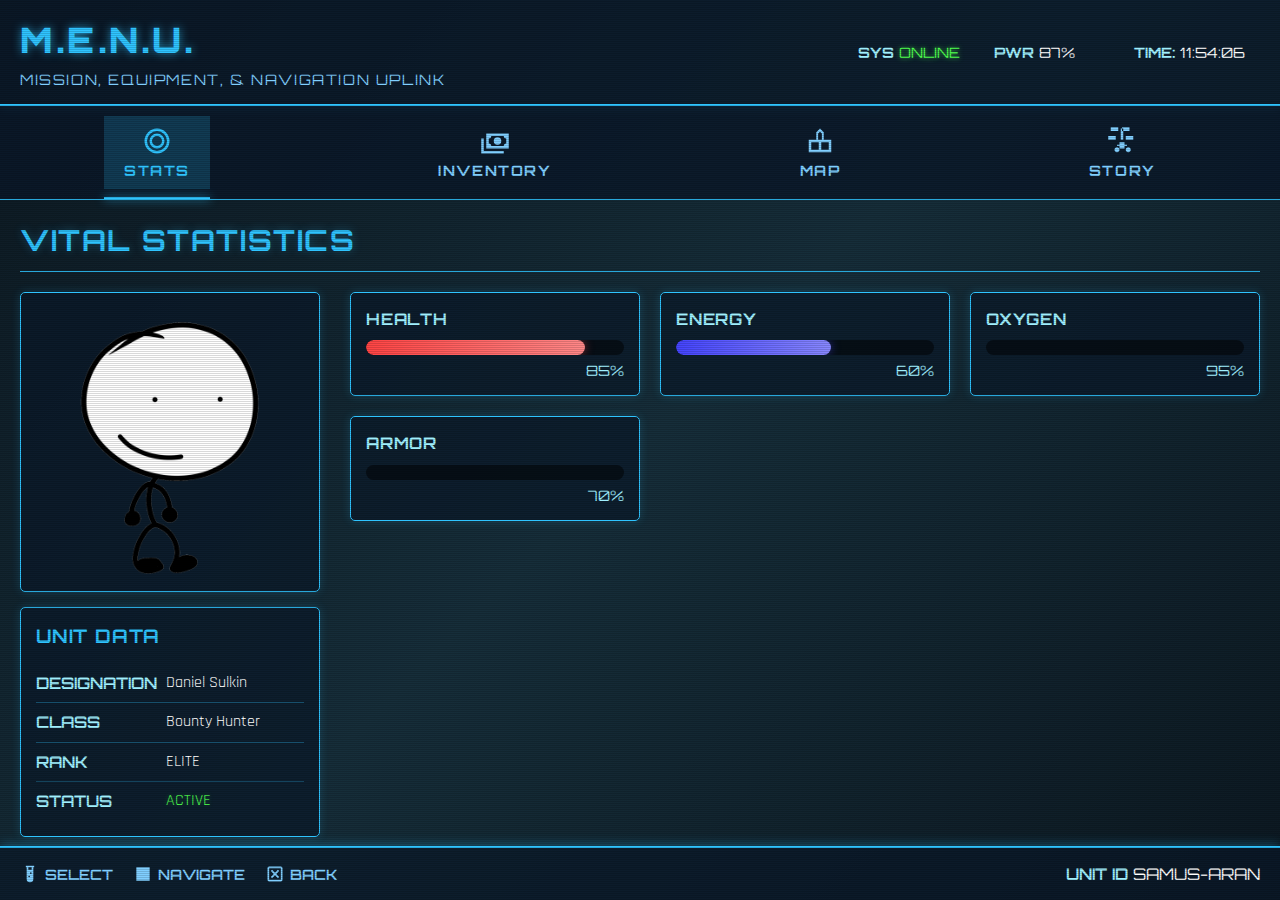
<file: index.html>
<!doctype html>
<html lang="en">
    <head>
        <meta charset="UTF-8" />
        <meta name="viewport" content="width=device-width, initial-scale=1.0" />
        <title>M.E.N.U. - Mission, Equipment, & Navigation Uplink</title>
        <link rel="stylesheet" href="styles.css" />
        <link
            href="https://fonts.googleapis.com/css2?family=Orbitron:wght@400;500;700;900&family=Rajdhani:wght@300;400;500;600;700&display=swap"
            rel="stylesheet"
        />
    </head>
    <body>
        <div class="menu-container">
            <header class="menu-header">
                <div class="menu-title">
                    <h1>M.E.N.U.</h1>
                    <h2>MISSION, EQUIPMENT, & NAVIGATION UPLINK</h2>
                </div>
                <div class="system-status">
                    <div class="status-item" id="status-item-1">
                        <span class="status-label" id="sys-status-label">SYS:</span>
                        <span class="status-value online" id="sys-status">ONLINE</span>
                    </div>
                    <div class="status-item" id="status-item-2">
                        <span class="status-label" id="power-level-label">PWR:</span>
                        <span class="status-value" id="power-level">87%</span>
                    </div>
                    <div class="status-item" id="status-item-3">
                        <span class="status-label">TIME:</span>
                        <span class="status-value" id="system-time">00:00:00</span>
                    </div>
                </div>
            </header>

            <nav class="menu-nav">
                <button class="nav-item active" data-tab="stats">
                    <div class="nav-icon">
                        <svg xmlns="http://www.w3.org/2000/svg" viewBox="0 0 24 24">
                            <path
                                d="M12,2A10,10 0 0,0 2,12A10,10 0 0,0 12,22A10,10 0 0,0 22,12A10,10 0 0,0 12,2M12,4A8,8 0 0,1 20,12A8,8 0 0,1 12,20A8,8 0 0,1 4,12A8,8 0 0,1 12,4M12,6A6,6 0 0,0 6,12A6,6 0 0,0 12,18A6,6 0 0,0 18,12A6,6 0 0,0 12,6M12,8A4,4 0 0,1 16,12A4,4 0 0,1 12,16A4,4 0 0,1 8,12A4,4 0 0,1 12,8Z"
                            />
                        </svg>
                    </div>
                    <div class="nav-label">STATS</div>
                </button>
                <button class="nav-item" data-tab="inventory">
                    <div class="nav-icon">
                        <svg xmlns="http://www.w3.org/2000/svg" viewBox="0 0 24 24">
                            <path
                                d="M5,6H23V18H5V6M14,9A3,3 0 0,1 17,12A3,3 0 0,1 14,15A3,3 0 0,1 11,12A3,3 0 0,1 14,9M9,8A2,2 0 0,1 7,10V14A2,2 0 0,1 9,16H19A2,2 0 0,1 21,14V10A2,2 0 0,1 19,8H9M1,10H3V20H19V22H1V10Z"
                            />
                        </svg>
                    </div>
                    <div class="nav-label">INVENTORY</div>
                </button>
                <button class="nav-item" data-tab="map">
                    <div class="nav-icon">
                        <svg xmlns="http://www.w3.org/2000/svg" viewBox="0 0 24 24">
                            <path d="M15,11V5L12,2L9,5V11H3V21H21V11H15M12,4.5L13.5,6V11H10.5V6L12,4.5M5,13H11V19H5V13M13,13H19V19H13V13Z" />
                        </svg>
                    </div>
                    <div class="nav-label">MAP</div>
                </button>
                <button class="nav-item" data-tab="story">
                    <div class="nav-icon">
                        <svg xmlns="http://www.w3.org/2000/svg" viewBox="0 0 24 24">
                            <path
                                d="M9,4V1H3V4H9M10,19C10,20.1 9.1,21 8,21C6.9,21 6,20.1 6,19C6,17.9 6.9,17 8,17C9.1,17 10,17.9 10,19M13,2V11H11V2H13M18,4V1H12V4H18M19,19C19,20.1 18.1,21 17,21C15.9,21 15,20.1 15,19C15,17.9 15.9,17 17,17C18.1,17 19,17.9 19,19M21,11V8H15V11H21M7,11V8H1V11H7M16,16V15H14V13H10V15H8V16H10V18H14V16H16Z"
                            />
                        </svg>
                    </div>
                    <div class="nav-label">STORY</div>
                </button>
            </nav>

            <main class="menu-content">
                <div id="content-area">
                    <!-- Content will be loaded here dynamically -->
                </div>
            </main>

            <footer class="menu-footer">
                <div class="controls-info">
                    <div class="control-item">
                        <div class="control-icon">
                            <svg xmlns="http://www.w3.org/2000/svg" viewBox="0 0 24 24">
                                <path
                                    d="M7,2V4H8V18A4,4 0 0,0 12,22A4,4 0 0,0 16,18V4H17V2H7M11,16C10.4,16 10,15.6 10,15C10,14.4 10.4,14 11,14C11.6,14 12,14.4 12,15C12,15.6 11.6,16 11,16M13,12C12.4,12 12,11.6 12,11C12,10.4 12.4,10 13,10C13.6,10 14,10.4 14,11C14,11.6 13.6,12 13,12M14,7H10V4H14V7Z"
                                />
                            </svg>
                        </div>
                        <div class="control-text">SELECT</div>
                    </div>
                    <div class="control-item">
                        <div class="control-icon">
                            <svg xmlns="http://www.w3.org/2000/svg" viewBox="0 0 24 24">
                                <path d="M18,16V14H10V16H18M18,12V10H10V12H18M18,8V6H10V8H18M8,16V14H6V16H8M8,12V10H6V12H8M8,8V6H6V8H8M20,4H4V20H20V4Z" />
                            </svg>
                        </div>
                        <div class="control-text">NAVIGATE</div>
                    </div>
                    <div class="control-item">
                        <div class="control-icon">
                            <svg xmlns="http://www.w3.org/2000/svg" viewBox="0 0 24 24">
                                <path
                                    d="M19,3H5C3.89,3 3,3.89 3,5V19A2,2 0 0,0 5,21H19A2,2 0 0,0 21,19V5C21,3.89 20.1,3 19,3M19,19H5V5H19V19M17,8.5L13.5,12L17,15.5L15.5,17L12,13.5L8.5,17L7,15.5L10.5,12L7,8.5L8.5,7L12,10.5L15.5,7L17,8.5Z"
                                />
                            </svg>
                        </div>
                        <div class="control-text">BACK</div>
                    </div>
                </div>
                <div class="system-id">
                    <div class="id-label" id="unit-id-label">UNIT ID:</div>
                    <div class="id-value" id="unit-id-value">SAMUS-ARAN</div>
                </div>
            </footer>
        </div>

        <!-- Confirmation Dialog for Consumable Usage -->
        <div class="confirmation-dialog" id="consumable-dialog">
            <div class="dialog-content">
                <div class="dialog-header">
                    <h3>Use Item</h3>
                </div>
                <div class="dialog-body">
                    <p id="consumable-message">Use one of this item?</p>
                    <div class="dialog-item-info">
                        <div class="dialog-item-icon" id="dialog-item-icon"></div>
                        <div class="dialog-item-details">
                            <div class="dialog-item-name" id="dialog-item-name"></div>
                            <div class="dialog-item-quantity" id="dialog-item-quantity"></div>
                        </div>
                    </div>
                </div>
                <div class="dialog-footer">
                    <button class="dialog-button dialog-cancel" id="dialog-cancel">NO</button>
                    <button class="dialog-button dialog-confirm" id="dialog-confirm">YES</button>
                </div>
            </div>
        </div>

        <script src="js/constants.js"></script>
        <script src="script.js"></script>
    </body>
</html>
</file>
<file: styles.css>
/* Reset and base styles */
* {
    margin: 0;
    padding: 0;
    box-sizing: border-box;
}

body {
    font-family: "Rajdhani", sans-serif;
    background-color: #0a0a0a;
    color: #a0f0ff;
    line-height: 1.4;
    overflow: hidden;
}

/* Main container */
.menu-container {
    height: 100vh;
    width: 100vw;
    display: flex;
    flex-direction: column;
    background: linear-gradient(135deg, #0c1821 0%, #162e3a 50%, #0c1821 100%);
    position: relative;
    overflow: hidden;
}

/* Scanline effect */
.menu-container::before {
    content: "";
    position: absolute;
    top: 0;
    left: 0;
    width: 100%;
    height: 100%;
    background: repeating-linear-gradient(0deg, rgba(0, 0, 0, 0.15), rgba(0, 0, 0, 0.15) 1px, transparent 1px, transparent 2px);
    pointer-events: none;
    z-index: 10;
}

/* Header */
.menu-header {
    display: flex;
    justify-content: space-between;
    align-items: center;
    padding: 15px 20px;
    background: rgba(10, 24, 41, 0.7);
    border-bottom: 2px solid #2fc4ff;
    box-shadow: 0 2px 10px rgba(47, 196, 255, 0.3);
}

.menu-title h1 {
    font-family: "Orbitron", sans-serif;
    font-size: 2.2rem;
    font-weight: 900;
    color: #2fc4ff;
    letter-spacing: 0.2rem;
    margin-bottom: 5px;
    text-shadow: 0 0 10px rgba(47, 196, 255, 0.7);
}

.menu-title h2 {
    font-family: "Orbitron", sans-serif;
    font-size: 0.9rem;
    font-weight: 400;
    color: #80cfff;
    letter-spacing: 0.1rem;
}

.system-status {
    display: flex;
    gap: 15px;
}

.status-item {
    display: flex;
    align-items: center;
}

.status-label {
    font-family: "Orbitron", sans-serif;
    font-size: 0.9rem;
    font-weight: 700;
    margin-right: 5px;
}

.status-value {
    font-family: "Orbitron", sans-serif;
    font-size: 0.9rem;
    color: #ffffff;
    min-width: 80px;
}

.status-value.online {
    color: #4fff4f;
    text-shadow: 0 0 5px rgba(79, 255, 79, 0.7);
}

/* Navigation */
.menu-nav {
    display: flex;
    justify-content: space-around;
    background: rgba(10, 24, 41, 0.8);
    border-bottom: 1px solid #2fc4ff;
    padding: 10px 0;
}

.nav-item {
    display: flex;
    flex-direction: column;
    align-items: center;
    background: none;
    border: none;
    color: #80cfff;
    cursor: pointer;
    padding: 10px 20px;
    transition: all 0.3s ease;
    position: relative;
}

.nav-item:hover {
    color: #ffffff;
    background: rgba(47, 196, 255, 0.1);
}

.nav-item.active {
    color: #2fc4ff;
    background: rgba(47, 196, 255, 0.2);
}

.nav-item.active::after {
    content: "";
    position: absolute;
    bottom: -11px;
    left: 0;
    width: 100%;
    height: 3px;
    background: #2fc4ff;
    box-shadow: 0 0 10px rgba(47, 196, 255, 0.7);
}

.nav-icon {
    width: 30px;
    height: 30px;
    margin-bottom: 5px;
}

.nav-icon svg {
    width: 100%;
    height: 100%;
    fill: currentColor;
}

.nav-label {
    font-family: "Orbitron", sans-serif;
    font-size: 0.9rem;
    font-weight: 700;
    letter-spacing: 0.1rem;
}

/* Main content */
.menu-content {
    flex: 1;
    overflow-y: auto;
    padding: 20px;
    position: relative;
}

.tab-content {
    display: none;
    animation: fadeIn 0.5s ease;
}

.tab-content.active {
    display: block;
}

@keyframes fadeIn {
    from {
        opacity: 0;
    }
    to {
        opacity: 1;
    }
}

.content-header {
    margin-bottom: 20px;
    padding-bottom: 10px;
    border-bottom: 1px solid #2fc4ff;
}

.content-header h2 {
    font-family: "Orbitron", sans-serif;
    font-size: 1.8rem;
    color: #2fc4ff;
    letter-spacing: 0.1rem;
    text-shadow: 0 0 10px rgba(47, 196, 255, 0.3);
}

/* Stats Tab */
.stats-layout {
    display: grid;
    grid-template-columns: 300px 1fr;
    gap: 30px;
    margin-bottom: 30px;
}

.character-display {
    display: flex;
    flex-direction: column;
    gap: 15px;
}

.character-image-container {
    position: relative;
    background: rgba(10, 24, 41, 0.7);
    border: 1px solid #2fc4ff;
    border-radius: 5px;
    padding: 10px;
    box-shadow: 0 0 10px rgba(47, 196, 255, 0.2);
    overflow: hidden;
}

.character-image {
    width: 100%;
    height: auto;
    display: block;
    border-radius: 3px;
}

.character-info {
    background: rgba(10, 24, 41, 0.7);
    border: 1px solid #2fc4ff;
    border-radius: 5px;
    padding: 15px;
    box-shadow: 0 0 10px rgba(47, 196, 255, 0.2);
}

.character-info h3 {
    font-family: "Orbitron", sans-serif;
    color: #2fc4ff;
    margin-bottom: 15px;
    letter-spacing: 0.05rem;
}

.info-item {
    display: flex;
    padding: 8px 0;
    border-bottom: 1px solid rgba(47, 196, 255, 0.3);
}

.info-item:last-child {
    border-bottom: none;
}

.info-label {
    font-family: "Orbitron", sans-serif;
    font-weight: 600;
    margin-right: 10px;
    width: 120px;
}

.info-value {
    color: #ffffff;
}

.info-value.active {
    color: #4fff4f;
    text-shadow: 0 0 5px rgba(79, 255, 79, 0.3);
}

.stats-container {
    display: flex;
    flex-direction: column;
}

.stats-grid {
    display: grid;
    grid-template-columns: repeat(auto-fit, minmax(250px, 1fr));
    gap: 20px;
}

.stat-item {
    background: rgba(10, 24, 41, 0.7);
    border: 1px solid #2fc4ff;
    border-radius: 5px;
    padding: 15px;
    box-shadow: 0 0 10px rgba(47, 196, 255, 0.2);
}

.stat-label {
    font-family: "Orbitron", sans-serif;
    font-weight: 700;
    margin-bottom: 10px;
    letter-spacing: 0.05rem;
}

.stat-bar {
    height: 15px;
    background: rgba(0, 0, 0, 0.5);
    border-radius: 10px;
    overflow: hidden;
    margin-bottom: 5px;
}

.stat-fill {
    height: 100%;
    border-radius: 10px;
    transition: width 1s ease;
}

.stat-fill.health {
    background: linear-gradient(90deg, #ff4444, #ff8888);
    box-shadow: 0 0 10px rgba(255, 68, 68, 0.5);
}

.stat-fill.energy {
    background: linear-gradient(90deg, #4444ff, #8888ff);
    box-shadow: 0 0 10px rgba(68, 68, 255, 0.5);
}

.stat-fill.oxygen {
    background: linear-gradient(90deg, #44ffff, #88ffff);
    box-shadow: 0 0 10px rgba(68, 255, 255, 0.5);
}

.stat-fill.armor {
    background: linear-gradient(90deg, #ffaa44, #ffcc88);
    box-shadow: 0 0 10px rgba(255, 170, 68, 0.5);
}

.stat-value {
    font-family: "Orbitron", sans-serif;
    text-align: right;
    font-size: 0.9rem;
}

.stats-info {
    display: grid;
    grid-template-columns: repeat(auto-fit, minmax(300px, 1fr));
    gap: 20px;
}

.info-card {
    background: rgba(10, 24, 41, 0.7);
    border: 1px solid #2fc4ff;
    border-radius: 5px;
    padding: 15px;
    box-shadow: 0 0 10px rgba(47, 196, 255, 0.2);
}

.info-card h3 {
    font-family: "Orbitron", sans-serif;
    color: #2fc4ff;
    margin-bottom: 15px;
    letter-spacing: 0.05rem;
}

.mission-item {
    display: flex;
    justify-content: space-between;
    align-items: center;
    padding: 10px;
    border-bottom: 1px solid rgba(47, 196, 255, 0.3);
}

.mission-item:last-child {
    border-bottom: none;
}

.mission-item.active {
    background: rgba(47, 196, 255, 0.1);
}

.mission-title {
    font-weight: 600;
}

.mission-status {
    font-family: "Orbitron", sans-serif;
    font-size: 0.8rem;
    color: #4fff4f;
    text-shadow: 0 0 5px rgba(79, 255, 79, 0.3);
}

.location-item {
    display: flex;
    padding: 8px 0;
    border-bottom: 1px solid rgba(47, 196, 255, 0.3);
}

.location-item:last-child {
    border-bottom: none;
}

.location-label {
    font-family: "Orbitron", sans-serif;
    font-weight: 600;
    margin-right: 10px;
}

.location-value {
    color: #ffffff;
}

/* Inventory Tab */
.inventory-grid {
    display: grid;
    grid-template-columns: repeat(auto-fill, minmax(300px, 1fr));
    gap: 20px;
}

.inventory-item {
    display: flex;
    background: rgba(10, 24, 41, 0.7);
    border: 1px solid #2fc4ff;
    border-radius: 5px;
    padding: 15px;
    box-shadow: 0 0 10px rgba(47, 196, 255, 0.2);
    transition: all 0.3s ease;
}

.inventory-item:hover {
    transform: translateY(-5px);
    box-shadow: 0 5px 15px rgba(47, 196, 255, 0.4);
}

.inventory-item.equipped {
    border-color: #4fff4f;
    box-shadow: 0 0 15px rgba(79, 255, 79, 0.3);
}

.inventory-item.locked {
    border-color: #ff4444;
    box-shadow: 0 0 15px rgba(255, 68, 68, 0.3);
    opacity: 0.7;
}

.item-icon {
    width: 50px;
    height: 50px;
    margin-right: 15px;
    display: flex;
    align-items: center;
    justify-content: center;
    background: rgba(0, 0, 0, 0.3);
    border-radius: 5px;
}

.item-icon svg {
    width: 30px;
    height: 30px;
    fill: #2fc4ff;
}

.item-icon img {
    width: 30px;
    height: 30px;
    object-fit: contain;
}

/* Confirmation Dialog Styles */
.confirmation-dialog {
    display: none;
    position: fixed;
    top: 0;
    left: 0;
    width: 100%;
    height: 100%;
    background-color: rgba(0, 0, 0, 0.7);
    z-index: 1000;
    justify-content: center;
    align-items: center;
}

.dialog-content {
    background-color: #0c1821;
    border: 2px solid #2fc4ff;
    border-radius: 8px;
    padding: 20px;
    width: 400px;
    max-width: 90%;
    box-shadow: 0 0 20px rgba(47, 196, 255, 0.5);
    animation: dialogFadeIn 0.3s ease-out;
}

@keyframes dialogFadeIn {
    from {
        opacity: 0;
        transform: scale(0.9);
    }
    to {
        opacity: 1;
        transform: scale(1);
    }
}

.dialog-header {
    margin-bottom: 15px;
    border-bottom: 1px solid #2fc4ff;
    padding-bottom: 10px;
}

.dialog-header h3 {
    color: #2fc4ff;
    margin: 0;
    font-family: "Orbitron", sans-serif;
    font-weight: 500;
    text-transform: uppercase;
    letter-spacing: 1px;
}

.dialog-body {
    margin-bottom: 20px;
}

.dialog-body p {
    margin: 0 0 15px 0;
    color: #a0f0ff;
    font-family: "Rajdhani", sans-serif;
}

.dialog-item-info {
    display: flex;
    align-items: center;
    padding: 10px;
    background-color: rgba(0, 0, 0, 0.3);
    border-radius: 5px;
}

.dialog-item-icon {
    width: 40px;
    height: 40px;
    margin-right: 15px;
    display: flex;
    align-items: center;
    justify-content: center;
    background: rgba(0, 0, 0, 0.3);
    border-radius: 5px;
}

.dialog-item-icon svg {
    width: 25px;
    height: 25px;
    fill: #2fc4ff;
}

.dialog-item-icon img {
    width: 25px;
    height: 25px;
    object-fit: contain;
}

.dialog-item-details {
    flex-grow: 1;
}

.dialog-item-name {
    color: #2fc4ff;
    font-weight: 600;
    font-family: "Orbitron", sans-serif;
    margin-bottom: 5px;
}

.dialog-item-quantity {
    color: #a0f0ff;
    font-family: "Rajdhani", sans-serif;
}

.dialog-footer {
    display: flex;
    justify-content: space-between;
}

.dialog-button {
    background-color: rgba(47, 196, 255, 0.2);
    border: 1px solid #2fc4ff;
    color: #a0f0ff;
    padding: 8px 20px;
    border-radius: 4px;
    font-family: "Orbitron", sans-serif;
    font-weight: 500;
    cursor: pointer;
    text-transform: uppercase;
    transition: all 0.2s ease;
}

.dialog-button:hover {
    background-color: rgba(47, 196, 255, 0.4);
    box-shadow: 0 0 10px rgba(47, 196, 255, 0.5);
}

.dialog-button:active {
    transform: scale(0.95);
}

.dialog-confirm {
    background-color: rgba(47, 196, 255, 0.3);
}

.dialog-confirm:hover {
    background-color: rgba(47, 196, 255, 0.5);
}

.item-icon img {
    width: 30px;
    height: 30px;
    object-fit: contain;
}

.item-info {
    flex: 1;
}

.item-name {
    font-family: "Orbitron", sans-serif;
    font-weight: 700;
    margin-bottom: 5px;
    letter-spacing: 0.05rem;
}

.item-description {
    font-size: 0.9rem;
    color: #a0d0ff;
    line-height: 1.3;
}

.item-status {
    display: flex;
    flex-direction: column;
    align-items: flex-end;
    justify-content: center;
}

.status-indicator {
    width: 10px;
    height: 10px;
    border-radius: 50%;
    margin-bottom: 5px;
}

.status-indicator.active {
    background: #4fff4f;
    box-shadow: 0 0 10px rgba(79, 255, 79, 0.7);
}

.status-text {
    font-family: "Orbitron", sans-serif;
    font-size: 0.8rem;
    text-align: right;
}

/* Map Tab */
.map-container {
    display: flex;
    flex-direction: column;
    align-items: center;
    margin-bottom: 30px;
}

.map-grid {
    display: grid;
    grid-template-columns: repeat(5, 100px);
    grid-template-rows: repeat(4, 100px);
    gap: 10px;
    margin-bottom: 20px;
}

.map-cell {
    display: flex;
    align-items: center;
    justify-content: center;
    font-family: "Orbitron", sans-serif;
    font-size: 0.7rem;
    font-weight: 700;
    text-align: center;
    padding: 5px;
    border-radius: 5px;
    transition: all 0.3s ease;
}

.map-cell.unknown {
    background: rgba(0, 0, 0, 0.5);
    border: 1px solid #444;
    color: #666;
}

.map-cell.visited {
    background: rgba(10, 24, 41, 0.7);
    border: 1px solid #2fc4ff;
    color: #80cfff;
}

.map-cell.current {
    background: rgba(47, 196, 255, 0.2);
    border: 1px solid #2fc4ff;
    color: #ffffff;
    box-shadow: 0 0 15px rgba(47, 196, 255, 0.5);
    animation: pulse 2s infinite;
}

@keyframes pulse {
    0% {
        box-shadow: 0 0 15px rgba(47, 196, 255, 0.5);
    }
    50% {
        box-shadow: 0 0 25px rgba(47, 196, 255, 0.8);
    }
    100% {
        box-shadow: 0 0 15px rgba(47, 196, 255, 0.5);
    }
}

.map-legend {
    display: flex;
    gap: 20px;
    margin-bottom: 20px;
}

.legend-item {
    display: flex;
    align-items: center;
}

.legend-color {
    width: 15px;
    height: 15px;
    margin-right: 5px;
    border-radius: 3px;
}

.legend-color.current {
    background: rgba(47, 196, 255, 0.8);
}

.legend-color.visited {
    background: rgba(10, 24, 41, 0.8);
    border: 1px solid #2fc4ff;
}

.legend-color.unknown {
    background: rgba(0, 0, 0, 0.5);
    border: 1px solid #444;
}

.legend-label {
    font-family: "Orbitron", sans-serif;
    font-size: 0.9rem;
}

.location-details {
    display: grid;
    grid-template-columns: 1fr;
}

.detail-card {
    background: rgba(10, 24, 41, 0.7);
    border: 1px solid #2fc4ff;
    border-radius: 5px;
    padding: 15px;
    box-shadow: 0 0 10px rgba(47, 196, 255, 0.2);
}

.detail-card h3 {
    font-family: "Orbitron", sans-serif;
    color: #2fc4ff;
    margin-bottom: 10px;
    letter-spacing: 0.05rem;
}

.detail-card p {
    margin-bottom: 15px;
    line-height: 1.4;
}

.detail-stats {
    display: grid;
    grid-template-columns: repeat(3, 1fr);
    gap: 10px;
}

.detail-stat {
    display: flex;
    justify-content: space-between;
}

.detail-stat .stat-label {
    font-family: "Orbitron", sans-serif;
    font-weight: 600;
}

/* Story Tab */
.story-entries {
    display: flex;
    flex-direction: column;
    gap: 20px;
}

.story-entry {
    background: rgba(10, 24, 41, 0.7);
    border: 1px solid #2fc4ff;
    border-radius: 5px;
    padding: 15px;
    box-shadow: 0 0 10px rgba(47, 196, 255, 0.2);
}

.story-entry.recent {
    border-color: #4fff4f;
    box-shadow: 0 0 15px rgba(79, 255, 79, 0.3);
}

.story-entry.active {
    border-color: #4fff4f;
    box-shadow: 0 0 15px rgba(79, 255, 79, 0.3);
}

.entry-date {
    font-family: "Orbitron", sans-serif;
    font-size: 0.9rem;
    color: #4fff4f;
    margin-bottom: 5px;
}

.entry-title {
    font-family: "Orbitron", sans-serif;
    font-weight: 700;
    font-size: 1.2rem;
    color: #ffffff;
    margin-bottom: 10px;
    letter-spacing: 0.05rem;
}

.entry-content p {
    margin-bottom: 10px;
    line-height: 1.4;
}

.entry-actions {
    margin-top: 15px;
    display: flex;
    justify-content: flex-end;
}

.view-cutscene-btn {
    background: rgba(47, 196, 255, 0.2);
    border: 1px solid #2fc4ff;
    border-radius: 3px;
    color: #2fc4ff;
    padding: 5px 15px;
    font-family: "Orbitron", sans-serif;
    font-size: 0.9rem;
    font-weight: 500;
    cursor: pointer;
    transition: all 0.2s ease;
    display: none;
}

.view-cutscene-btn:hover {
    background: rgba(47, 196, 255, 0.4);
    box-shadow: 0 0 5px rgba(47, 196, 255, 0.6);
}

.view-cutscene-btn:active {
    background: rgba(47, 196, 255, 0.6);
}

/* Footer */
.menu-footer {
    display: flex;
    justify-content: space-between;
    align-items: center;
    padding: 15px 20px;
    background: rgba(10, 24, 41, 0.7);
    border-top: 2px solid #2fc4ff;
    box-shadow: 0 -2px 10px rgba(47, 196, 255, 0.3);
}

.controls-info {
    display: flex;
    gap: 20px;
}

.control-item {
    display: flex;
    align-items: center;
    color: #80cfff;
}

.control-icon {
    width: 20px;
    height: 20px;
    margin-right: 5px;
}

.control-icon svg {
    width: 100%;
    height: 100%;
    fill: currentColor;
}

.control-text {
    font-family: "Orbitron", sans-serif;
    font-size: 0.9rem;
    font-weight: 600;
}

.system-id {
    display: flex;
    align-items: center;
}

.id-label {
    font-family: "Orbitron", sans-serif;
    font-weight: 600;
    margin-right: 5px;
}

.id-value {
    font-family: "Orbitron", sans-serif;
    color: #ffffff;
}

/* Responsive design */
@media (max-width: 768px) {
    .menu-header {
        flex-direction: column;
        gap: 10px;
        padding: 10px 15px;
    }

    .menu-title h1 {
        font-size: 1.8rem;
    }

    .menu-title h2 {
        font-size: 0.8rem;
    }

    .system-status {
        justify-content: space-around;
        width: 100%;
    }

    .nav-item {
        padding: 5px 10px;
    }

    .nav-icon {
        width: 25px;
        height: 25px;
    }

    .nav-label {
        font-size: 0.8rem;
    }

    .stats-layout {
        grid-template-columns: 1fr;
        gap: 20px;
    }

    .character-display {
        flex-direction: column;
        gap: 15px;
    }

    .character-image-container {
        max-width: 200px;
        margin: 0 auto;
    }

    .character-info {
        width: 100%;
    }

    .info-label {
        width: 100px;
    }

    .stats-grid {
        grid-template-columns: 1fr;
    }

    .map-grid {
        grid-template-columns: repeat(5, 60px);
        grid-template-rows: repeat(4, 60px);
    }

    .controls-info {
        display: none;
    }
}

@media (max-width: 480px) {
    .menu-title h1 {
        font-size: 1.5rem;
    }

    .menu-title h2 {
        font-size: 0.7rem;
    }

    .menu-nav {
        flex-wrap: wrap;
    }

    .nav-item {
        flex: 1 0 40%;
    }

    .character-display {
        flex-direction: column;
    }

    .character-image-container {
        max-width: 180px;
    }

    .map-grid {
        grid-template-columns: repeat(5, 50px);
        grid-template-rows: repeat(4, 50px);
    }

    .detail-stats {
        grid-template-columns: 1fr;
    }

    .info-label {
        width: 80px;
    }
}

/* Cutscene Modal Styles */
.cutscene-modal {
    display: none;
    position: fixed;
    top: 0;
    left: 0;
    width: 100%;
    height: 100%;
    background-color: rgba(0, 0, 0, 0.7);
    z-index: 1000;
    justify-content: center;
    align-items: center;
}

.cutscene-content {
    background-color: #0c1821;
    border: 2px solid #2fc4ff;
    border-radius: 8px;
    padding: 20px;
    width: 60%;
    max-width: 800px;
    max-height: 80%;
    overflow-y: auto;
    box-shadow: 0 0 30px rgba(47, 196, 255, 0.5);
    position: relative;
    animation: dialogFadeIn 0.3s ease-out;
}

.cutscene-close {
    position: absolute;
    top: 10px;
    right: 10px;
    background: none;
    border: 1px solid #2fc4ff;
    color: #2fc4ff;
    width: 30px;
    height: 30px;
    border-radius: 50%;
    display: flex;
    justify-content: center;
    align-items: center;
    cursor: pointer;
    font-family: "Orbitron", sans-serif;
    font-weight: 700;
    transition: all 0.2s ease;
}

.cutscene-close:hover {
    background-color: rgba(47, 196, 255, 0.2);
}

.cutscene-body {
    color: #a0f0ff;
    font-family: "Rajdhani", sans-serif;
    line-height: 1.6;
    padding: 10px;
    text-align: center;
    font-size: 1.1rem;
}
</file>
